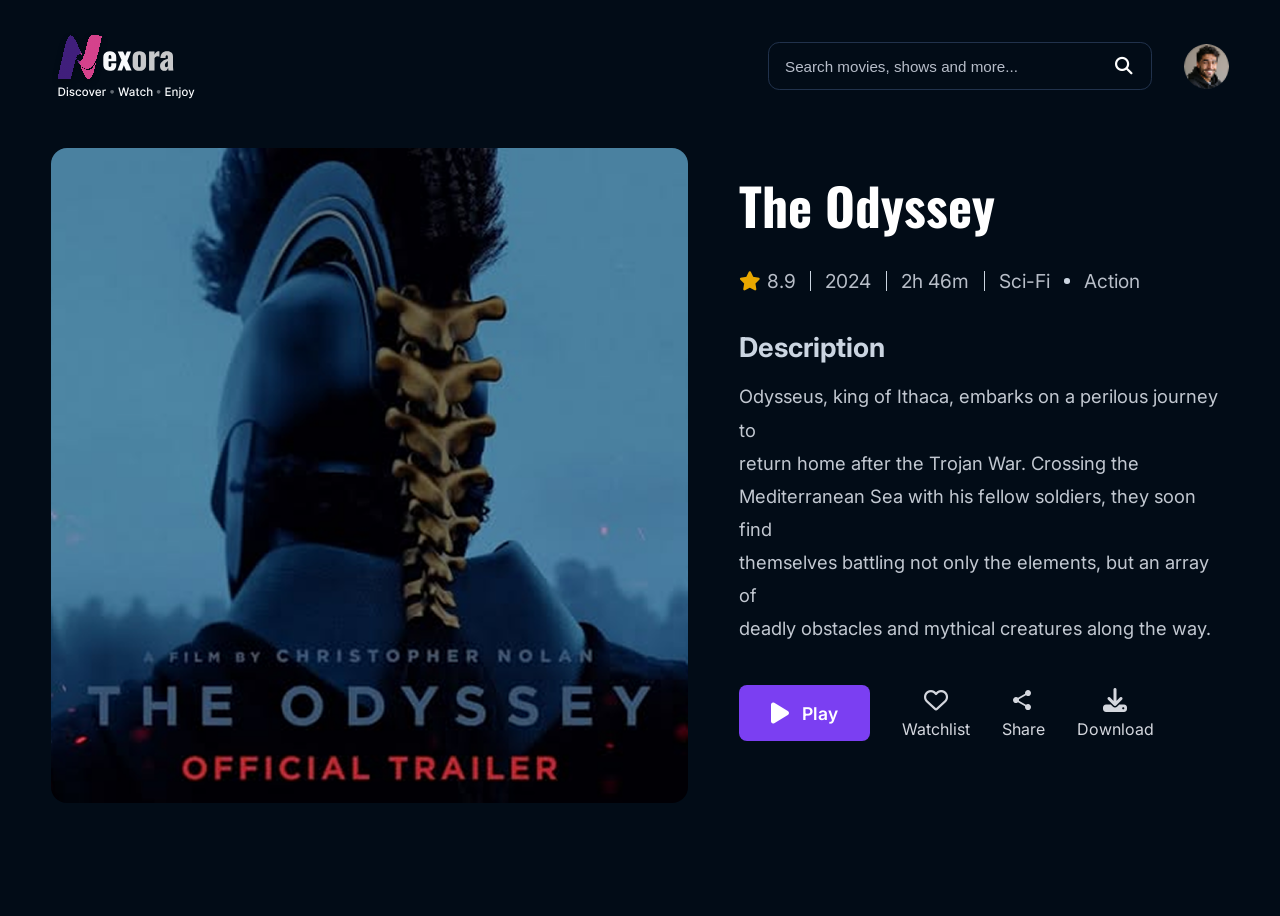
<file: movieDetails.html>
<!DOCTYPE html>
<html lang="en">
<head>
    <meta charset="UTF-8">
    <meta name="viewport" content="width=device-width, initial-scale=1.0">
    <!---EXTERNAL LINK-->
    <link rel="stylesheet" href="https://cdnjs.cloudflare.com/ajax/libs/font-awesome/6.7.2/css/all.min.css">
    <link href="https://fonts.googleapis.com/css2?family=Inter:wght@100..900&family=Oswald:wght@200..700&display=swap" rel="stylesheet">
    <!--INTERNAL LINKS-->
    <link rel="stylesheet" href="movieDetails.css">
    <title>Movie Details</title>
</head>
<body>
    <header>
        <div id="logo">
            <img src="assets/Logo.svg" alt="Nexora">
        </div>

        <div id="search-bar">
            <form role="search">
                <input 
                type="search"
                placeholder="Search movies, shows and more..."

                
                >

                <i class="fa-solid fa-magnifying-glass"></i>
            </form>

            <img src="assets/search%20photo.png" alt="Search-Photo">
        </div>
    </header>

    <!--HERO SECTION-->
    <section id="hero">
        <div id="heroDivs-wrapper">
            <div id="img-side">
                <img src="assets/The%20Odyssey.png" alt="Odyssey">
            </div>

            <!--Text Side-->
            <div id="text-side">
                <h3>The Odyssey</h3>

                <div id="ratings">
                    <p><span style="color: #E8A700;"><i class="fa-solid fa-star"></i>
                        </span>8.9
                    </p>
                    <div class="divider"></div>
                    <p>2024</p>
                    <div class="divider"></div>
                    <p>2h 46m</p>
                    <div class="divider"></div>
                    <p>Sci-Fi</p>
                    <div id="dot"></div>
                    <p>Action</p>
                </div>

                <div id="description">
                    <h4>Description</h4>
                    <p>
                        Odysseus, king of Ithaca, embarks on a perilous journey to <br>
                        return home after the Trojan War. Crossing the <br>
                        Mediterranean Sea with his fellow soldiers, they soon find <br>
                        themselves battling not only the elements, but an array of <br>
                        deadly obstacles and mythical creatures along the way.
                    </p>
                </div>

                <div id="icons-and-CTAs">
                    <a href="trailer.html">
                        <i class="fa-solid fa-play"></i>
                        Play
                    </a>

                    <a href="#">
                        <i class="fa-regular fa-heart"></i>
                        Watchlist
                    </a>
                    <a href="#">
                        <svg xmlns="http://www.w3.org/2000/svg" width="1em" height="1em" viewBox="0 0 24 24">
                            <path d="M0 0h24v24H0z" fill="none" />
                            <path fill="currentColor" d="M17 22q-1.25 0-2.125-.875T14 19q0-.15.075-.7L7.05 14.2q-.4.375-.925.588T5 15q-1.25 0-2.125-.875T2 12t.875-2.125T5 9q.6 0 1.125.213t.925.587l7.025-4.1q-.05-.175-.062-.337T14 5q0-1.25.875-2.125T17 2t2.125.875T20 5t-.875 2.125T17 8q-.6 0-1.125-.213T14.95 7.2l-7.025 4.1q.05.175.063.338T8 12t-.012.363t-.063.337l7.025 4.1q.4-.375.925-.587T17 16q1.25 0 2.125.875T20 19t-.875 2.125T17 22" />
                        </svg>
                        Share
                    </a>
                    <a href="#">
                        <i class="fa-solid fa-download"></i>
                        Download
                    </a>
                </div>
            </div>
        </div>
    </section>
</body>
</html>
</file>
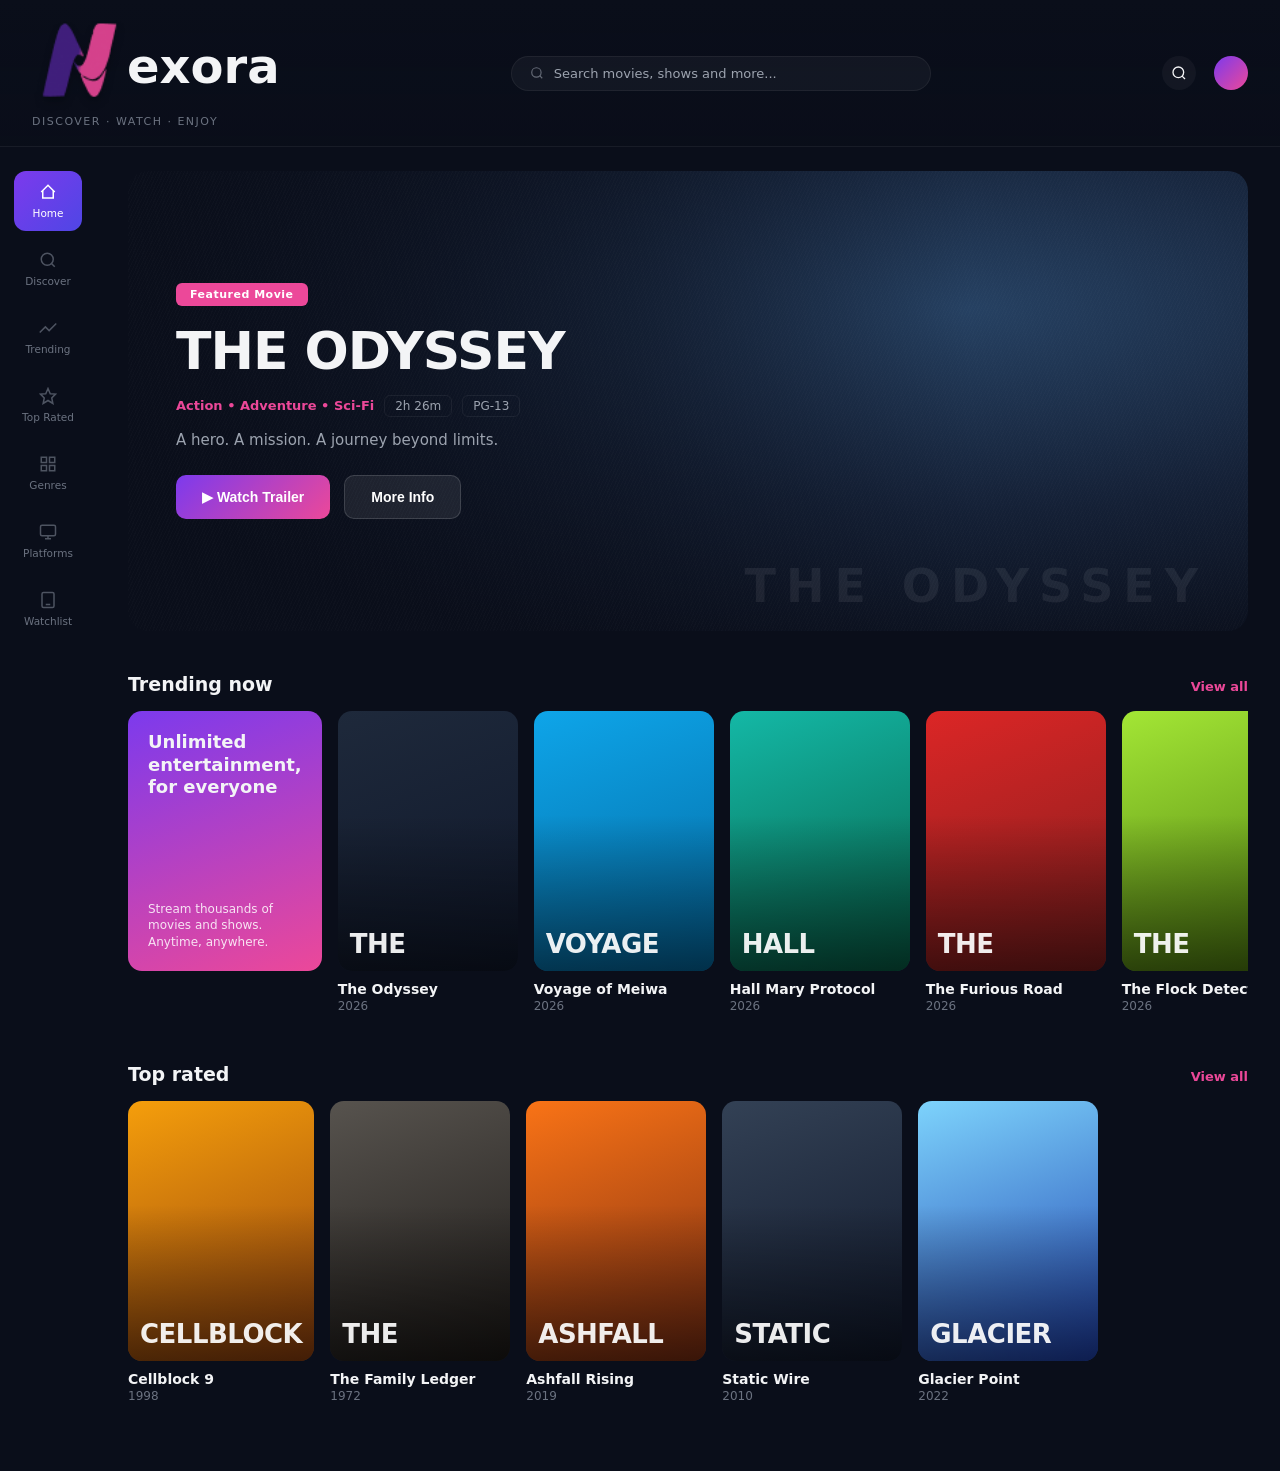
<file: NEXORA.html>
<!DOCTYPE html>
<html lang="en">
<head>
<meta charset="UTF-8">
<meta name="viewport" content="width=device-width, initial-scale=1.0">
<title>Nexora — Discover. Watch. Enjoy.</title>
 <link
      rel="icon"
      type="image/png"
      href="../images/Nexora-Logo (2).png"
      width="420"
      height="420"
    />
<style>
  :root{
    --bg: #0a0e1a;
    --panel: #0f1424;
    --sidebar: #0c1020;
    --accent-pink: #ec4899;
    --accent-purple: #7c3aed;
    --accent-blue: #3b82f6;
    --text: #f3f4f6;
    --text-dim: #9ca3af;
    --text-faint: #6b7280;
    --border: rgba(255,255,255,0.06);
  }
  *{box-sizing:border-box; margin:0; padding:0;}
  body{
    background: var(--bg);
    color: var(--text);
    font-family: 'Segoe UI', 'Inter', system-ui, -apple-system, sans-serif;
    min-height:100vh;
  }
  a{text-decoration:none; color:inherit;}

  /* ---------- Top Bar ---------- */
  .topbar{
    display:flex;
    align-items:center;
    justify-content:space-between;
    padding: 18px 32px;
    background: linear-gradient(180deg, rgba(10,14,26,1) 0%, rgba(10,14,26,0.85) 100%);
    position: sticky;
    top:0;
    z-index: 50;
    border-bottom: 1px solid var(--border);
  }
  .brand{
    display:flex;
    flex-direction:column;
    gap:2px;
  }
  .brand .logo{
    display:flex;
    align-items:center;
    gap:8px;
    font-size: 22px;
    font-weight: 800;
    letter-spacing: 0.5px;
  }
  .brand .logo .bolt{
    color: var(--accent-pink);
    font-size: 20px;
  }
  .brand-mark{
    display:flex;
    align-items:center;
    font-size:x-large;
  }
  .brand-mark img{
    width:95px;
    height:95px;
    object-fit:contain;
  }
  .brand .tagline{
    font-size: clamp(8px, 1.8vw, 11px);
    color: var(--text-faint);
    letter-spacing: 1.5px;
    text-transform: uppercase;
    max-width: 100%;
    white-space: nowrap;
  }
  .search-wrap{
    flex:1;
    display:flex;
    justify-content:center;
  }
  .search-box{
    width: 100%;
    max-width: 420px;
    display:flex;
    align-items:center;
    gap:10px;
    background: rgba(255,255,255,0.04);
    border: 1px solid var(--border);
    border-radius: 999px;
    padding: 9px 18px;
    color: var(--text-dim);
    font-size: 13px;
  }
  .search-box svg{ flex-shrink:0; opacity:0.6; }
  .topbar-right{
    display:flex;
    align-items:center;
    gap:18px;
  }
  .icon-btn{
    width:34px; height:34px;
    display:flex; align-items:center; justify-content:center;
    border-radius:50%;
    background: rgba(255,255,255,0.04);
    cursor:pointer;
  }
  .avatar{
    width:34px; height:34px;
    border-radius:50%;
    background: linear-gradient(135deg, var(--accent-purple), var(--accent-pink));
  }

  /* ---------- Layout ---------- */
  .layout{
    display:flex;
    align-items:flex-start;
  }
  
  /* ---------- Sidebar ---------- */
  .sidebar{
    width: 96px;
    padding: 24px 14px;
    display:flex;
    flex-direction:column;
    gap: 8px;
    flex-shrink:0;
  }
  .nav-item{
    display:flex;
    flex-direction:column;
    align-items:center;
    gap:6px;
    padding: 12px 6px;
    border-radius: 12px;
    font-size: 10.5px;
    color: var(--text-faint);
    cursor:pointer;
    transition: all 0.15s ease;
  }
  .nav-item svg{ opacity:0.7; }
  .nav-item:hover{ color: var(--text-dim); background: rgba(255,255,255,0.03); }
  .nav-item.active{
    background: linear-gradient(135deg, var(--accent-purple), #4f46e5);
    color: #fff;
  }
  .nav-item.active svg{ opacity:1; }

  /* ---------- Main content ---------- */
  .main{
    flex:1;
    padding: 24px 32px 60px;
    min-width:0;
  }

  /* ---------- Hero ---------- */
  .hero{
    position:relative;
    border-radius: 20px;
    overflow:hidden;
    min-height: 460px;
    display:flex;
    align-items:center;
    background:
      linear-gradient(90deg, rgba(10,14,26,0.97) 0%, rgba(10,14,26,0.55) 45%, rgba(10,14,26,0.15) 75%),
      radial-gradient(ellipse at 75% 30%, #2b4a6f 0%, #16233a 45%, #0a0e1a 80%);
  }
  .hero::after{
    content:"";
    position:absolute;
    inset:0;
    background: repeating-linear-gradient(115deg, rgba(255,255,255,0.015) 0px, rgba(255,255,255,0.015) 1px, transparent 1px, transparent 3px);
    pointer-events:none;
  }
  .hero-watermark{
    position:absolute;
    bottom: 18px;
    right: 40px;
    font-size: 46px;
    font-weight: 800;
    letter-spacing: 10px;
    color: rgba(255,255,255,0.07);
    pointer-events:none;
    text-transform:uppercase;
  }
  .hero-content{
    position:relative;
    z-index:2;
    padding: 40px 48px;
    max-width: 560px;
  }
  .badge{
    display:inline-block;
    background: var(--accent-pink);
    color:#fff;
    font-size: 11px;
    font-weight: 700;
    letter-spacing: 0.5px;
    padding: 5px 14px;
    border-radius: 6px;
    margin-bottom: 18px;
  }
  .hero-title{
    font-size: 52px;
    font-weight: 800;
    line-height: 1.05;
    letter-spacing: -1px;
    margin-bottom: 16px;
  }
  .hero-meta{
    display:flex;
    align-items:center;
    gap: 10px;
    font-size: 13px;
    color: var(--text-dim);
    margin-bottom: 14px;
    flex-wrap: wrap;
  }
  .hero-meta .genres{ color: var(--accent-pink); font-weight:600; }
  .pill{
    border: 1px solid var(--border);
    padding: 3px 10px;
    border-radius: 6px;
    font-size: 12px;
    color: var(--text-dim);
  }
  .hero-tagline{
    color: var(--text-dim);
    font-size: 15px;
    margin-bottom: 26px;
  }
  .hero-actions{
    display:flex;
    gap: 14px;
  }
  .btn{
    display:flex;
    align-items:center;
    gap: 8px;
    padding: 13px 26px;
    border-radius: 10px;
    font-size: 14px;
    font-weight: 700;
    cursor:pointer;
    border: none;
    transition: transform 0.15s ease, filter 0.15s ease;
  }
  .btn:hover{ transform: translateY(-1px); filter: brightness(1.08); }
  .btn-primary{
    background: linear-gradient(135deg, var(--accent-purple), var(--accent-pink));
    color: #fff;
  }
  .btn-secondary{
    background: rgba(255,255,255,0.08);
    color: #fff;
    border: 1px solid rgba(255,255,255,0.14);
  }

  /* ---------- Rows ---------- */
  .row-section{
    margin-top: 42px;
  }
  .row-header{
    display:flex;
    align-items:baseline;
    justify-content:space-between;
    margin-bottom: 16px;
  }
  .row-header h2{
    font-size: 19px;
    font-weight: 700;
  }
  .view-all{
    font-size: 13px;
    font-weight: 600;
    color: var(--accent-pink);
    cursor:pointer;
  }
  .row-scroll{
    display:flex;
    gap: 16px;
    overflow-x:auto;
    padding-bottom: 8px;
    scrollbar-width: thin;
  }
  .row-scroll::-webkit-scrollbar{ height:6px; }
  .row-scroll::-webkit-scrollbar-thumb{ background: rgba(255,255,255,0.1); border-radius:3px; }

  .promo-card{
    flex: 0 0 180px;
    height: 260px;
    border-radius: 14px;
    background: linear-gradient(160deg, var(--accent-purple), var(--accent-pink));
    padding: 20px;
    display:flex;
    flex-direction:column;
    justify-content:space-between;
  }
  .promo-card h3{
    font-size: 18px;
    font-weight: 800;
    line-height: 1.25;
  }
  .promo-card p{
    font-size: 12px;
    color: rgba(255,255,255,0.85);
    line-height: 1.4;
  }

  .card{
    flex: 0 0 180px;
    cursor:pointer;
  }
  .card-art{
    height: 260px;
    border-radius: 14px;
    overflow:hidden;
    position:relative;
    background-size: cover;
    background-position:center;
    display:flex;
    align-items:flex-end;
    transition: transform 0.2s ease;
  }
  .card:hover .card-art{ transform: translateY(-4px); }
  .card-art::before{
    content:"";
    position:absolute; inset:0;
    background: linear-gradient(180deg, transparent 40%, rgba(0,0,0,0.55) 100%);
  }
  .card-badge{
    position:relative; z-index:2;
    margin: 12px;
    font-size: 26px;
    font-weight: 900;
    letter-spacing: -0.5px;
    color: rgba(255,255,255,0.92);
    text-transform: uppercase;
  }
  .card-info{
    padding-top: 10px;
  }
  .card-info .t{
    font-size: 14px;
    font-weight: 700;
  }
  .card-info .y{
    font-size: 12px;
    color: var(--text-faint);
    margin-top: 2px;
  }

   @media (max-width: 900px){
    .sidebar{ display:none; }
    .hero-title{ font-size: 36px; }
    .search-wrap{ display:none; }
  }
    @media (max-width: 340px){
      .brand-mark{ font-size:medium; }
      .brand-mark img{ width:64px; height:64px; }
      .brand .tagline{ font-size: 8px; letter-spacing: 1px; }
    }
</style>
</head>
<body>

  <header class="topbar">
    <div class="brand">
      <div class="brand-mark">
        <img src="images/Nexora-Logo (2).png" alt="" width="95" height="95">
        <h1>exora</h1>
      </div>
      <div class="tagline">Discover · Watch · Enjoy</div>
    </div>
    <div class="search-wrap">
      <div class="search-box">
        <svg width="14" height="14" viewBox="0 0 24 24" fill="none" stroke="currentColor" stroke-width="2"><circle cx="11" cy="11" r="8"/><line x1="21" y1="21" x2="16.65" y2="16.65"/></svg>
        Search movies, shows and more...
      </div>
    </div>
    <div class="topbar-right">
      <div class="icon-btn">
        <svg width="16" height="16" viewBox="0 0 24 24" fill="none" stroke="currentColor" stroke-width="2"><circle cx="11" cy="11" r="8"/><line x1="21" y1="21" x2="16.65" y2="16.65"/></svg>
      </div>
      <div class="avatar"></div>
    </div>
  </header>

  <div class="layout">
    <nav class="sidebar">
      <div class="nav-item active">
        <svg width="18" height="18" viewBox="0 0 24 24" fill="none" stroke="currentColor" stroke-width="2"><path d="M3 12l9-9 9 9"/><path d="M5 10v10h14V10"/></svg>
        Home
      </div>
      <div class="nav-item">
        <svg width="18" height="18" viewBox="0 0 24 24" fill="none" stroke="currentColor" stroke-width="2"><circle cx="11" cy="11" r="8"/><line x1="21" y1="21" x2="16.65" y2="16.65"/></svg>
        Discover
      </div>
      <div class="nav-item">
        <svg width="18" height="18" viewBox="0 0 24 24" fill="none" stroke="currentColor" stroke-width="2"><polyline points="23 6 13.5 15.5 8.5 10.5 1 18"/></svg>
        Trending
      </div>
      <div class="nav-item">
        <svg width="18" height="18" viewBox="0 0 24 24" fill="none" stroke="currentColor" stroke-width="2"><polygon points="12 2 15 9 22 9.5 17 14.5 18.5 22 12 18 5.5 22 7 14.5 2 9.5 9 9 12 2"/></svg>
        Top Rated
      </div>
      <div class="nav-item">
        <svg width="18" height="18" viewBox="0 0 24 24" fill="none" stroke="currentColor" stroke-width="2"><rect x="3" y="3" width="7" height="7"/><rect x="14" y="3" width="7" height="7"/><rect x="14" y="14" width="7" height="7"/><rect x="3" y="14" width="7" height="7"/></svg>
        Genres
      </div>
      <div class="nav-item">
        <svg width="18" height="18" viewBox="0 0 24 24" fill="none" stroke="currentColor" stroke-width="2"><rect x="2" y="3" width="20" height="14" rx="2"/><line x1="8" y1="21" x2="16" y2="21"/><line x1="12" y1="17" x2="12" y2="21"/></svg>
        Platforms
      </div>
      <div class="nav-item">
        <svg width="18" height="18" viewBox="0 0 24 24" fill="none" stroke="currentColor" stroke-width="2"><rect x="4" y="2" width="16" height="20" rx="2"/><line x1="9" y1="18" x2="15" y2="18"/></svg>
        Watchlist
      </div>
    </nav>

    <main class="main">
      <!-- HERO -->
      <section class="hero">
        <div class="hero-watermark">the odyssey</div>
        <div class="hero-content">
          <span class="badge">Featured Movie</span>
          <h1 class="hero-title">THE ODYSSEY</h1>
          <div class="hero-meta">
            <span class="genres">Action • Adventure • Sci-Fi</span>
            <span class="pill">2h 26m</span>
            <span class="pill">PG-13</span>
          </div>
          <p class="hero-tagline">A hero. A mission. A journey beyond limits.</p>
          <div class="hero-actions">
            <button class="btn btn-primary">▶ Watch Trailer</button>
            <button class="btn btn-secondary">More Info</button>
          </div>
        </div>
      </section>

      <!-- TRENDING -->
      <section class="row-section">
        <div class="row-header">
          <h2>Trending now</h2>
          <span class="view-all">View all</span>
        </div>
        <div class="row-scroll" id="trending-row"></div>
      </section>

      <!-- TOPRATED -->
      <section class="row-section">
        <div class="row-header">
          <h2>Top rated</h2>
          <span class="view-all">View all</span>
        </div>
        <div class="row-scroll" id="toprated-row"></div>
      </section>
    </main>
  </div>

  <script>
    const trending = [
      { title: "The Odyssey", year: 2026, gradient: "linear-gradient(160deg,#1e293b,#0f172a)" },
      { title: "Voyage of Meiwa", year: 2026, gradient: "linear-gradient(160deg,#0ea5e9,#0369a1)" },
      { title: "Hall Mary Protocol", year: 2026, gradient: "linear-gradient(160deg,#14b8a6,#065f46)" },
      { title: "The Furious Road", year: 2026, gradient: "linear-gradient(160deg,#dc2626,#7f1d1d)" },
      { title: "The Flock Detectives", year: 2026, gradient: "linear-gradient(160deg,#a3e635,#4d7c0f)" },
    ];
    const topRated = [
      { title: "Cellblock 9", year: 1998, gradient: "linear-gradient(160deg,#f59e0b,#92400e)" },
      { title: "The Family Ledger", year: 1972, gradient: "linear-gradient(160deg,#57534e,#1c1917)" },
      { title: "Ashfall Rising", year: 2019, gradient: "linear-gradient(160deg,#f97316,#7c2d12)" },
      { title: "Static Wire", year: 2010, gradient: "linear-gradient(160deg,#334155,#0f172a)" },
      { title: "Glacier Point", year: 2022, gradient: "linear-gradient(160deg,#7dd3fc,#1e40af)" },
    ];

    function renderRow(containerId, items, promo){
      const el = document.getElementById(containerId);
      let html = "";
      if(promo){
        html += `<div class="promo-card">
          <h3>Unlimited entertainment, for everyone</h3>
          <p>Stream thousands of movies and shows. Anytime, anywhere.</p>
        </div>`;
      }
      items.forEach(item => {
        html += `
          <div class="card">
            <div class="card-art" style="background:${item.gradient}">
              <div class="card-badge">${item.title.split(" ")[0]}</div>
            </div>
            <div class="card-info">
              <div class="t">${item.title}</div>
              <div class="y">${item.year}</div>
            </div>
          </div>`;
      });
      el.innerHTML = html;
    }

    renderRow("trending-row", trending, true);
    renderRow("toprated-row", topRated, false);
  </script>

</body>
</html>
</file>
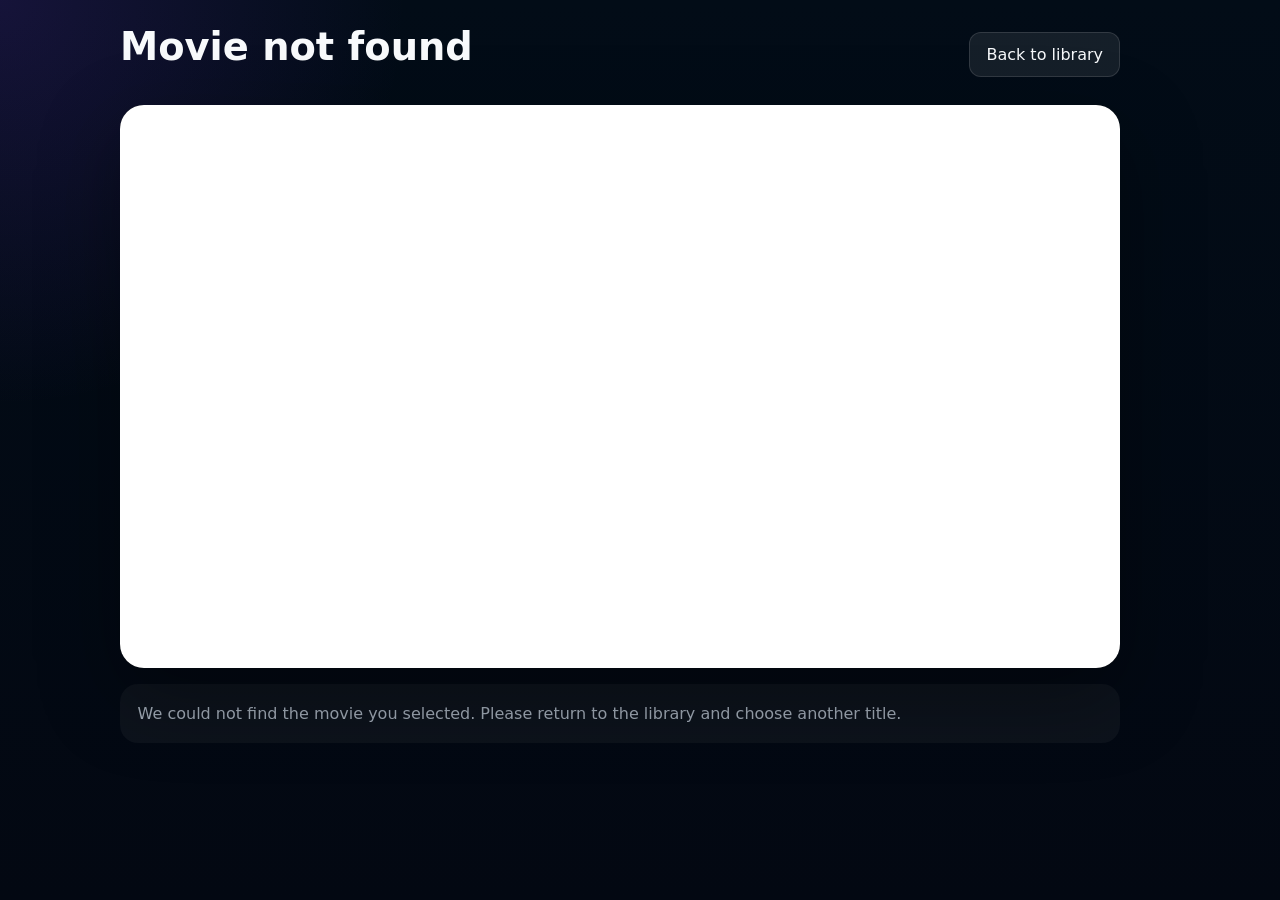
<file: player.html>
<!doctype html>
<html lang="en">
  <head>
    <meta charset="UTF-8" />
    <meta name="viewport" content="width=device-width, initial-scale=1.0" />
    <title>Nexora Player</title>
    <link
      rel="icon"
      type="image/png"
      href="images/Nexora-Logo.png"
      width="420"
      height="420"
    />
    <link rel="stylesheet" href="platforms.css" />
    <style>
      body {
        margin: 0;
        padding: 1.5rem;
      }

      .player-shell {
        max-width: 1000px;
        margin: 0 auto;
      }

      .player-header {
        display: flex;
        justify-content: space-between;
        align-items: center;
        gap: 1rem;
        margin-bottom: 1.25rem;
      }

      .player-title {
        font-size: clamp(1.8rem, 3vw, 2.4rem);
        font-weight: 700;
        margin: 0;
      }

      .player-meta {
        color: var(--muted);
        margin-top: 0.35rem;
      }

      .player-back {
        padding: 0.75rem 1rem;
        border-radius: 12px;
        background-color: rgba(255, 255, 255, 0.08);
        border: 1px solid rgba(255, 255, 255, 0.12);
        color: var(--text);
        text-decoration: none;
        transition: transform 0.2s ease, background-color 0.2s ease;
      }

      .player-back:hover {
        background-color: rgba(255, 255, 255, 0.12);
        transform: translateY(-1px);
      }

      html,
      body {
        min-height: 100%;
      }

      .player-video {
        width: 100%;
        aspect-ratio: 16 / 9;
        min-height: 280px;
        border-radius: 24px;
        overflow: hidden;
        background-color: #000;
        box-shadow: 0 28px 80px rgba(0, 0, 0, 0.35);
        position: relative;
      }

      .player-video iframe {
        position: absolute;
        inset: 0;
        width: 100%;
        height: 100%;
        border: 0;
      }

      .player-video:fullscreen,
      .player-video:-webkit-full-screen,
      .player-video:-moz-full-screen {
        position: fixed;
        top: 0;
        left: 0;
        width: 100vw;
        height: 100vh;
        padding-top: 0;
        border-radius: 0;
        z-index: 9999;
      }

      .player-video iframe:fullscreen,
      .player-video iframe:-webkit-full-screen,
      .player-video iframe:-moz-full-screen {
        width: 100vw;
        height: 100vh;
      }

      @media (max-width: 620px) {
        body {
          padding: 0.75rem 0.5rem 1rem;
        }

        .player-shell {
          max-width: 100%;
          padding: 0;
        }

        .player-header {
          flex-direction: column;
          align-items: flex-start;
          gap: 0.75rem;
          margin-bottom: 1rem;
        }

        .player-title {
          font-size: 1.7rem;
        }

        .player-video {
          padding-top: 80%;
          border-radius: 16px;
          box-shadow: 0 22px 60px rgba(0, 0, 0, 0.3);
        }

        .player-description {
          padding: 1rem;
        }
      }

      .player-description {
        margin-top: 1rem;
        padding: 1rem 1.1rem;
        border-radius: 18px;
        background-color: rgba(255, 255, 255, 0.04);
      }

      .player-description p {
        margin: 0;
        color: var(--muted);
        line-height: 1.7;
      }

      .player-footer {
        margin-top: 1rem;
        display: flex;
        justify-content: space-between;
        flex-wrap: wrap;
        gap: 1rem;
      }
    </style>
  </head>
  <body>
    <div class="player-shell">
      <div class="player-header">
        <div>
          <h1 class="player-title" id="playerTitle">Loading...</h1>
          <p class="player-meta" id="playerMeta"></p>
        </div>
        <a href="platforms.html" class="player-back">Back to library</a>
      </div>

      <div class="player-video">
        <iframe
          id="moviePlayer"
          src=""
          title="Movie trailer player"
          allow="accelerometer; autoplay; clipboard-write; encrypted-media; gyroscope; picture-in-picture"
          allowfullscreen
        ></iframe>
      </div>

      <div class="player-description">
        <p id="playerDescription">
          Select a movie from the library to watch it here.
        </p>
      </div>

      <div class="player-footer">
        <div id="playerMore"></div>
      </div>
    </div>

    <script src="player.js"></script>
  </body>
</html>
</file>
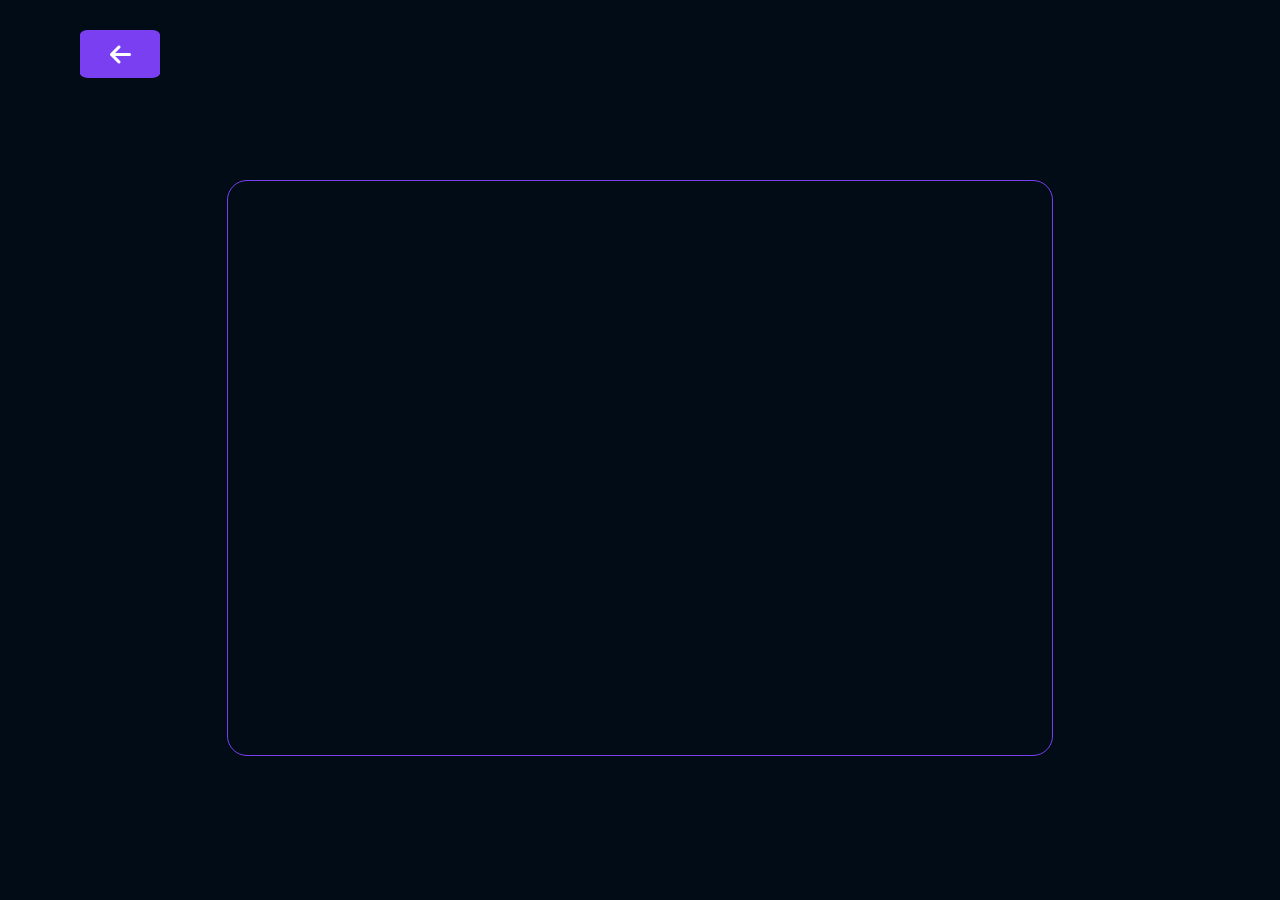
<file: trailer.html>
<!DOCTYPE html>
<html lang="en">
<head>
    <meta charset="UTF-8">
    <meta name="viewport" content="width=device-width, initial-scale=1.0">
    <!---EXTERNAL LINK-->
    <link rel="stylesheet" href="https://cdnjs.cloudflare.com/ajax/libs/font-awesome/6.7.2/css/all.min.css">
    <link href="https://fonts.googleapis.com/css2?family=Inter:wght@100..900&family=Oswald:wght@200..700&display=swap" rel="stylesheet">
    <!--INTERNAL LINK-->
    
    <title>The Odyssey</title>

    <style>
        *{
            margin: 0;
            padding: 0;
            box-sizing: border-box;
        }

        body {
            background-color: #020C17;
            margin: 0px 50px 0px 50px;
        }

        header {
            padding: 30px;
        }

        a {
            display: flex;
            justify-content: center;
            align-items: center;
            text-decoration: none;
            font-size: 1.5rem;
            font-weight: 700;
            font-family: 'Oswald' sans-serif;
            background-color: #7B3FF2;
            color: #FFF;
            width: 5rem;
            height: 3rem;
            border-radius: 10%;
        }

        a:hover {
            background: #8d58f4;
        }

        section {
            display: flex;
            justify-content: center;
            align-items: center;
            height: 80vh;
        }

        div {
            width: 70%;
            height: 80%;
            border-radius: 20px;
            /* border: 1px solid #7B3FF2; */
        }

        iframe {
            width: 100%;
            height: 100%;
            border: 1px solid #7B3FF2;
            border-radius: 20px;
        }

    </style>
</head>
<body>
    <header>
        <a href="movieDetails.html">
            <i class="fa-solid fa-arrow-left"></i>
        </a>
    </header>

    <section>
        <div id="parent-div">
            <iframe
                src="https://www.youtube.com/embed/Mzw2ttJD2qQ" 
                frameborder="50rem"
                allow="autoplay; picture-in-picture; gyroscope"
                allowfullscreen
            ></iframe>
        </div>
    </section>
</body>
</html>
</file>
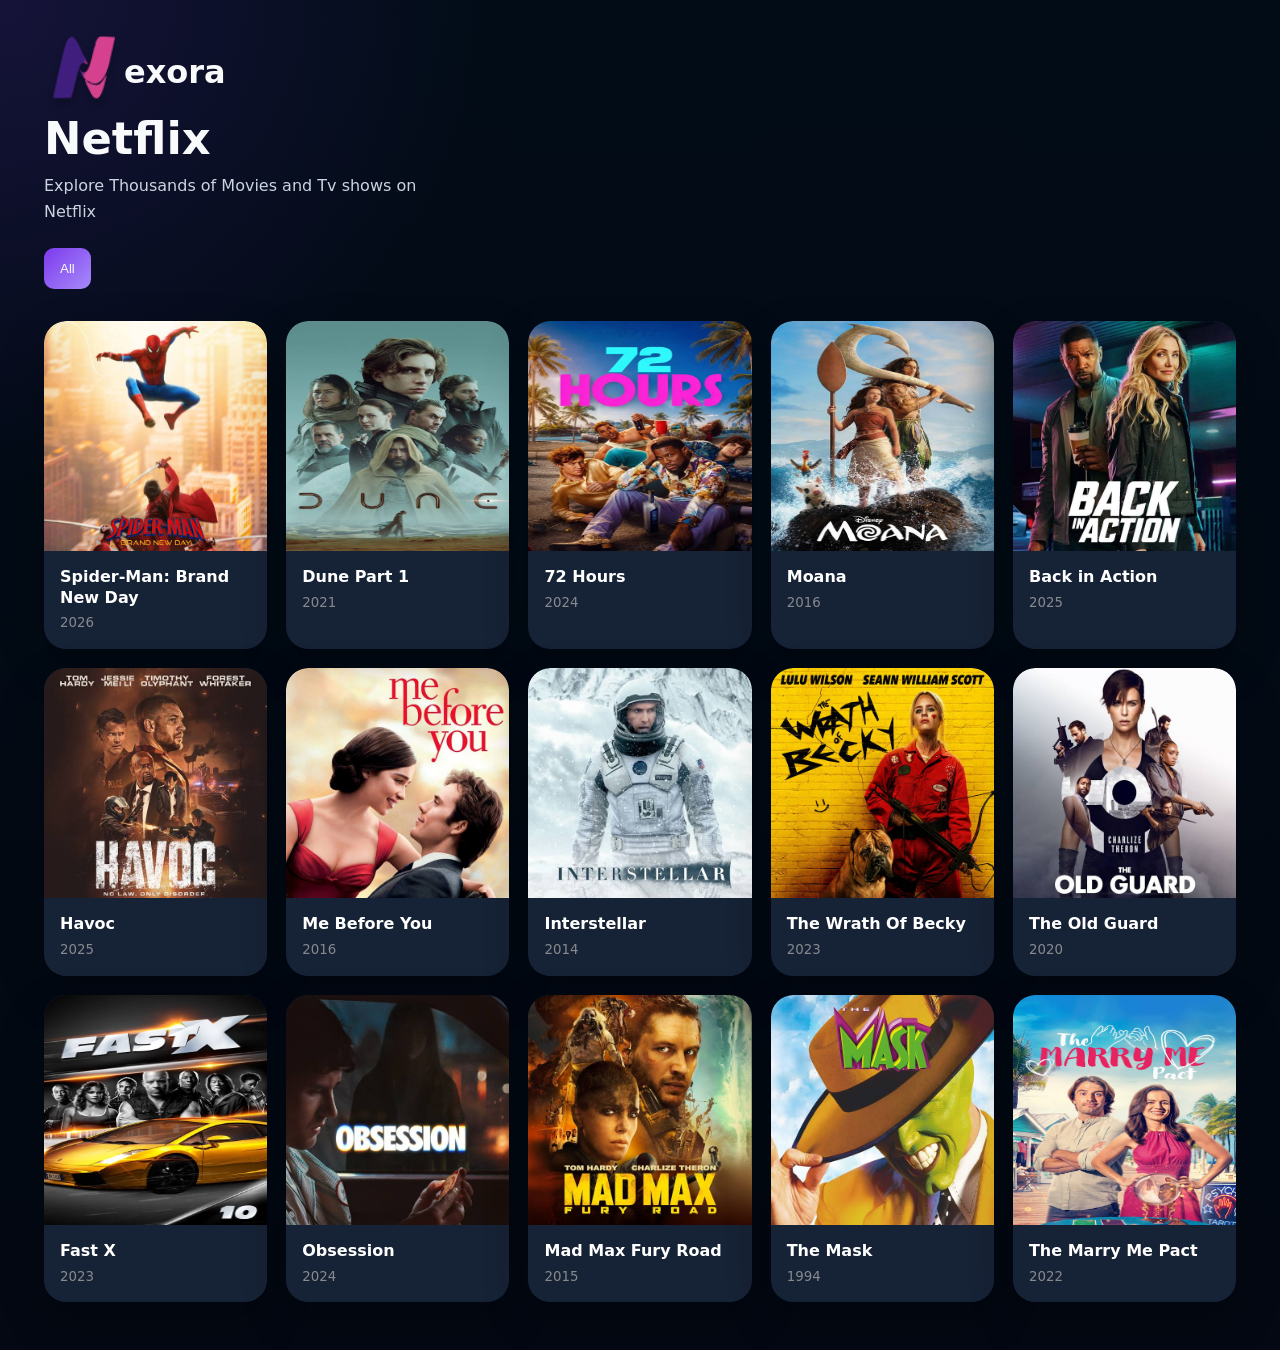
<file: HTML/netflix.html>
<!doctype html>
<html lang="en">
  <head>
    <meta charset="UTF-8" />
    <meta name="viewport" content="width=device-width, initial-scale=1.0" />
    <title>Nexora</title>
    <link
      rel="icon"
      type="image/png"
      href="../images/Nexora-Logo (2).png"
      width="420"
      height="420"
    />
    <link rel="stylesheet" href="../CSS/platforms.css" />
    <style>
      .logo{
        display: flex;
        width: 80px;
        height: 80px;
        flex-direction: row;
      }
      .logo-2{
        width: 80px;
        height: 150px;
        font-weight: 800;
        font-size: xx-large;
        
      }
    </style>
  </head>
  <body>
    <div class="logo">
      <img src="../images/Nexora-Logo (2).png" alt="Nexora Logo" class="logo-1" />
      <h1 class="logo-2">exora</h1>
    </div>
    <h1 id="title">Netflix</h1>
    <div>
      <h1 id="subtitle">
        Explore Thousands of Movies and Tv shows on <br />
        Netflix
      </h1>
    </div>
    <div id="toggle">
      <button id="all">All</button>
    </div>

    <div class="content-row">
      <div class="content-card">
        <a href="player.html?movie=spiderman-brand-new-day" class="movie-link">
          <figure class="movie-figure">
            <img class="movie-image" src="../images/SBND.jpg" alt="Spider-Man: Brand New Day poster" />
            <figcaption class="movie-caption">
              <span class="movie-title">Spider-Man: Brand New Day</span>
              <small class="movie-year">2026</small>
            </figcaption>
          </figure>
        </a>
      </div>
      <div class="content-card">
        <a href="player.html?movie=dune-part-1" class="movie-link">
          <figure class="movie-figure">
            <img class="movie-image" src="../images/Dune.jpg" alt="Dune poster" />
            <figcaption class="movie-caption">
              <span class="movie-title">Dune Part 1</span>
              <small class="movie-year">2021</small>
            </figcaption>
          </figure>
        </a>
      </div>
      <div class="content-card">
        <a href="player.html?movie=72-hours" class="movie-link">
          <figure class="movie-figure">
            <img class="movie-image" src="../images/72 Hours.jpg" alt="72 Hours poster" />
            <figcaption class="movie-caption">
              <span class="movie-title">72 Hours</span>
              <small class="movie-year">2024</small>
            </figcaption>
          </figure>
        </a>
      </div>
      <div class="content-card">
        <a href="player.html?movie=moana" class="movie-link">
          <figure class="movie-figure">
            <img class="movie-image" src="../images/moana.jpg" alt="Moana poster" />
            <figcaption class="movie-caption">
              <span class="movie-title">Moana</span>
              <small class="movie-year">2016</small>
            </figcaption>
          </figure>
        </a>
      </div>
      <div class="content-card">
        <a href="player.html?movie=back-in-action" class="movie-link">
          <figure class="movie-figure">
            <img class="movie-image" src="../images/Back in action.jpg" alt="Back in Action poster" />
            <figcaption class="movie-caption">
              <span class="movie-title">Back in Action</span>
              <small class="movie-year">2025</small>
            </figcaption>
          </figure>
        </a>
      </div>
      <div class="content-card">
        <a href="player.html?movie=havoc" class="movie-link">
          <figure class="movie-figure">
            <img class="movie-image" src="../images/Havoc.jpg" alt="Havoc poster" />
            <figcaption class="movie-caption">
              <span class="movie-title">Havoc</span>
              <small class="movie-year">2025</small>
            </figcaption>
          </figure>
        </a>
      </div>
      <div class="content-card">
        <a href="player.html?movie=me-before-you" class="movie-link">
          <figure class="movie-figure">
            <img class="movie-image" src="../images/Me before You.jpg" alt="Me Before You poster" />
            <figcaption class="movie-caption">
              <span class="movie-title">Me Before You</span>
              <small class="movie-year">2016</small>
            </figcaption>
          </figure>
        </a>
      </div>
      <div class="content-card">
        <a href="player.html?movie=interstellar" class="movie-link">
          <figure class="movie-figure">
            <img class="movie-image" src="../images/Interstellar.jpg" alt="Interstellar poster" />
            <figcaption class="movie-caption">
              <span class="movie-title">Interstellar</span>
              <small class="movie-year">2014</small>
            </figcaption>
          </figure>
        </a>
      </div>
      <div class="content-card">
        <a href="player.html?movie=the-wrath-of-becky" class="movie-link">
          <figure class="movie-figure">
            <img class="movie-image" src="../images/The wrath of becky 2023.jpg" alt="The Wrath Of Becky poster" />
            <figcaption class="movie-caption">
              <span class="movie-title">The Wrath Of Becky</span>
              <small class="movie-year">2023</small>
            </figcaption>
          </figure>
        </a>
      </div>
      <div class="content-card">
        <a href="player.html?movie=the-old-guard" class="movie-link">
          <figure class="movie-figure">
            <img class="movie-image" src="../images/The Old Guard.jpg" alt="The Old Guard poster" />
            <figcaption class="movie-caption">
              <span class="movie-title">The Old Guard</span>
              <small class="movie-year">2020</small>
            </figcaption>
          </figure>
        </a>
      </div>
      <div class="content-card">
        <a href="player.html?movie=fast-x" class="movie-link">
          <figure class="movie-figure">
            <img class="movie-image" src="../images/FastX.jpg" alt="Fast X poster" />
            <figcaption class="movie-caption">
              <span class="movie-title">Fast X</span>
              <small class="movie-year">2023</small>
            </figcaption>
          </figure>
        </a>
      </div>
      <div class="content-card">
        <a href="player.html?movie=obsession" class="movie-link">
          <figure class="movie-figure">
            <img class="movie-image" src="../images/Obession 2026.jpg" alt="Obsession poster" />
            <figcaption class="movie-caption">
              <span class="movie-title">Obsession</span>
              <small class="movie-year">2024</small>
            </figcaption>
          </figure>
        </a>
      </div>
      <div class="content-card">
        <a href="player.html?movie=mad-max-fury-road" class="movie-link">
          <figure class="movie-figure">
            <img class="movie-image" src="../images/Mad-Max-2014.jpg" alt="Mad Max Fury Road poster" />
            <figcaption class="movie-caption">
              <span class="movie-title">Mad Max Fury Road</span>
              <small class="movie-year">2015</small>
            </figcaption>
          </figure>
        </a>
      </div>
      <div class="content-card">
        <a href="player.html?movie=the-mask" class="movie-link">
          <figure class="movie-figure">
            <img class="movie-image" src="../images/The Mask.jpg" alt="The Mask poster" />
            <figcaption class="movie-caption">
              <span class="movie-title">The Mask</span>
              <small class="movie-year">1994</small>
            </figcaption>
          </figure>
        </a>
      </div>
      <div class="content-card">
        <a href="player.html?movie=the-marry-me-pact" class="movie-link">
          <figure class="movie-figure">
            <img class="movie-image" src="../images/The Marry Me Pact.jpg" alt="The Marry Me Pact poster" />
            <figcaption class="movie-caption">
              <span class="movie-title">The Marry Me Pact</span>
              <small class="movie-year">2022</small>
            </figcaption>
          </figure>
        </a>
      </div>
    </div>

  </body>
</html>
</file>
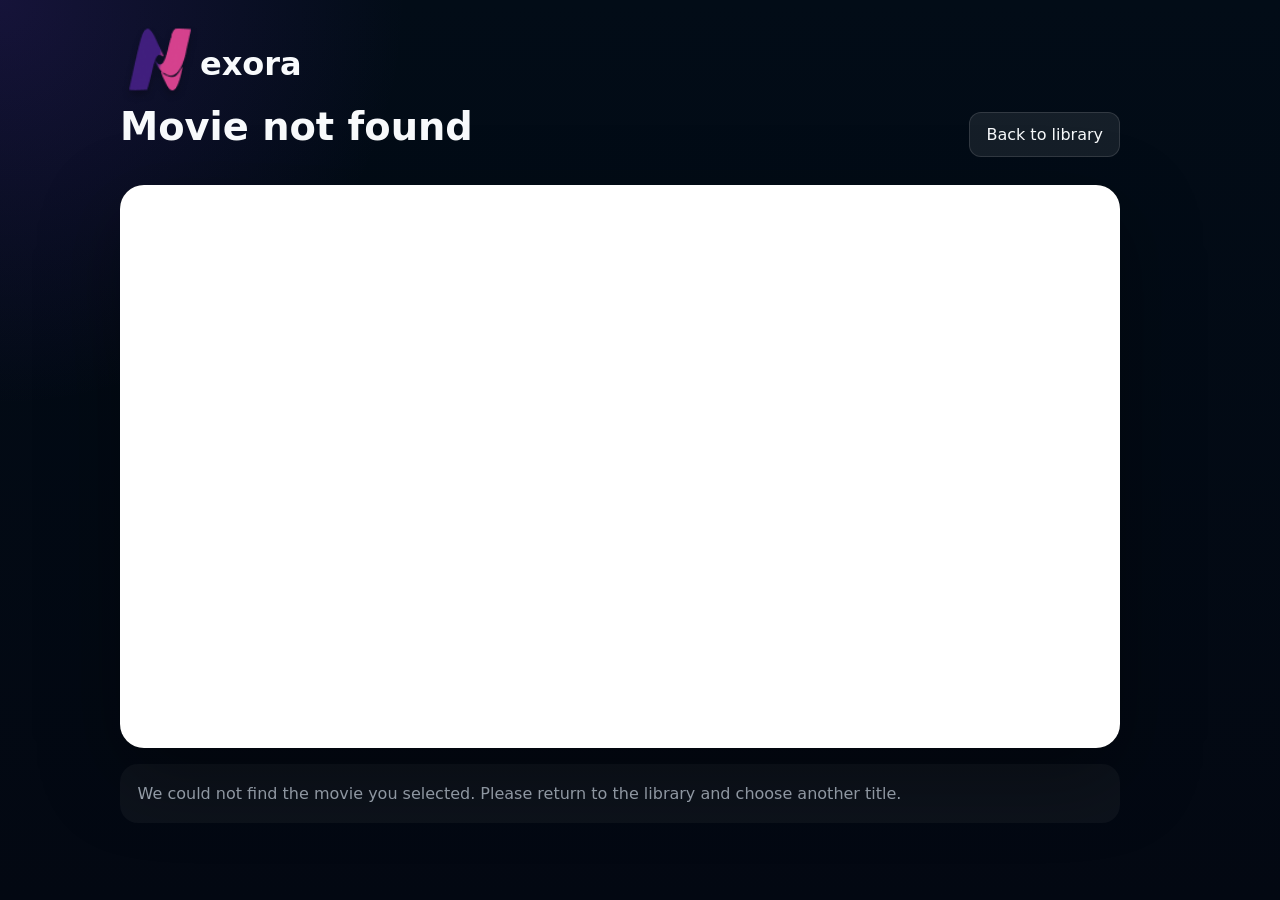
<file: HTML/player.html>
<!doctype html>
<html lang="en">
  <head>
    <meta charset="UTF-8" />
    <meta name="viewport" content="width=device-width, initial-scale=1.0" />
    <title>Nexora Player</title>
    <link
      rel="icon"
      type="image/png"
      href="../images/Nexora-Logo (2).png"
      width="420"
      height="420"
    />
    <link rel="stylesheet" href="../CSS/platforms.css" />
    <style>
      body {
        margin: 0;
        padding: 1.5rem;
      }

      .player-shell {
        max-width: 1000px;
        margin: 0 auto;
      }

      .player-header {
        display: flex;
        justify-content: space-between;
        align-items: center;
        gap: 1rem;
        margin-bottom: 1.25rem;
      }

      .player-title {
        font-size: clamp(1.8rem, 3vw, 2.4rem);
        font-weight: 700;
        margin: 0;
      }

      .player-meta {
        color: var(--muted);
        margin-top: 0.35rem;
      }

      .player-back {
        padding: 0.75rem 1rem;
        border-radius: 12px;
        background-color: rgba(255, 255, 255, 0.08);
        border: 1px solid rgba(255, 255, 255, 0.12);
        color: var(--text);
        text-decoration: none;
        transition: transform 0.2s ease, background-color 0.2s ease;
      }

      .player-back:hover {
        background-color: rgba(255, 255, 255, 0.12);
        transform: translateY(-1px);
      }

      html,
      body {
        min-height: 100%;
      }

      .player-video {
        width: 100%;
        aspect-ratio: 16 / 9;
        min-height: 280px;
        border-radius: 24px;
        overflow: hidden;
        background-color: #000;
        box-shadow: 0 28px 80px rgba(0, 0, 0, 0.35);
        position: relative;
      }

      .player-video iframe {
        position: absolute;
        inset: 0;
        width: 100%;
        height: 100%;
        border: 0;
      }

      .player-video:fullscreen,
      .player-video:-webkit-full-screen,
      .player-video:-moz-full-screen {
        position: fixed;
        top: 0;
        left: 0;
        width: 100vw;
        height: 100vh;
        padding-top: 0;
        border-radius: 0;
        z-index: 9999;
      }

      .player-video iframe:fullscreen,
      .player-video iframe:-webkit-full-screen,
      .player-video iframe:-moz-full-screen {
        width: 100vw;
        height: 100vh;
      }

      @media (max-width: 620px) {
        body {
          padding: 0.75rem 0.5rem 1rem;
        }

        .player-shell {
          max-width: 100%;
          padding: 0;
        }

        .player-header {
          flex-direction: column;
          align-items: flex-start;
          gap: 0.75rem;
          margin-bottom: 1rem;
        }

        .player-title {
          font-size: 1.7rem;
        }

        .player-video {
          padding-top: 80%;
          border-radius: 16px;
          box-shadow: 0 22px 60px rgba(0, 0, 0, 0.3);
        }

        .player-description {
          padding: 1rem;
        }
      }

      .player-description {
        margin-top: 1rem;
        padding: 1rem 1.1rem;
        border-radius: 18px;
        background-color: rgba(255, 255, 255, 0.04);
      }

      .player-description p {
        margin: 0;
        color: var(--muted);
        line-height: 1.7;
      }

      .player-footer {
        margin-top: 1rem;
        display: flex;
        justify-content: space-between;
        flex-wrap: wrap;
        gap: 1rem;
      }
    </style>
    <style>
      .logo{
        display: flex;
        width: 80px;
        height: 80px;
        flex-direction: row;
      }
      .logo-2{
        width: 80px;
        height: 150px;
        font-weight: 800;
        font-size: xx-large;
        
      }
    </style>
  </head>
  <body>
    <div class="player-shell">
      <div class="logo">
      <img src="../images/Nexora-Logo (2).png" alt="Nexora Logo" class="logo-1" />
      <h1 class="logo-2">exora</h1>
    </div>
      <div class="player-header">
        <div>
          <h1 class="player-title" id="playerTitle">Loading...</h1>
          <p class="player-meta" id="playerMeta"></p>
        </div>
        <a href="../HTML/platforms.html" class="player-back">Back to library</a>
      </div>

      <div class="player-video">
        <iframe
          id="moviePlayer"
          src=""
          title="Movie trailer player"
          allow="accelerometer; autoplay; clipboard-write; encrypted-media; gyroscope; picture-in-picture"
          allowfullscreen
        ></iframe>
      </div>

      <div class="player-description">
        <p id="playerDescription">
          Select a movie from the library to watch it here.
        </p>
      </div>

      <div class="player-footer">
        <div id="playerMore"></div>
      </div>
    </div>

    <script src="../Javascript/player.js"></script>
  </body>
</html>
</file>
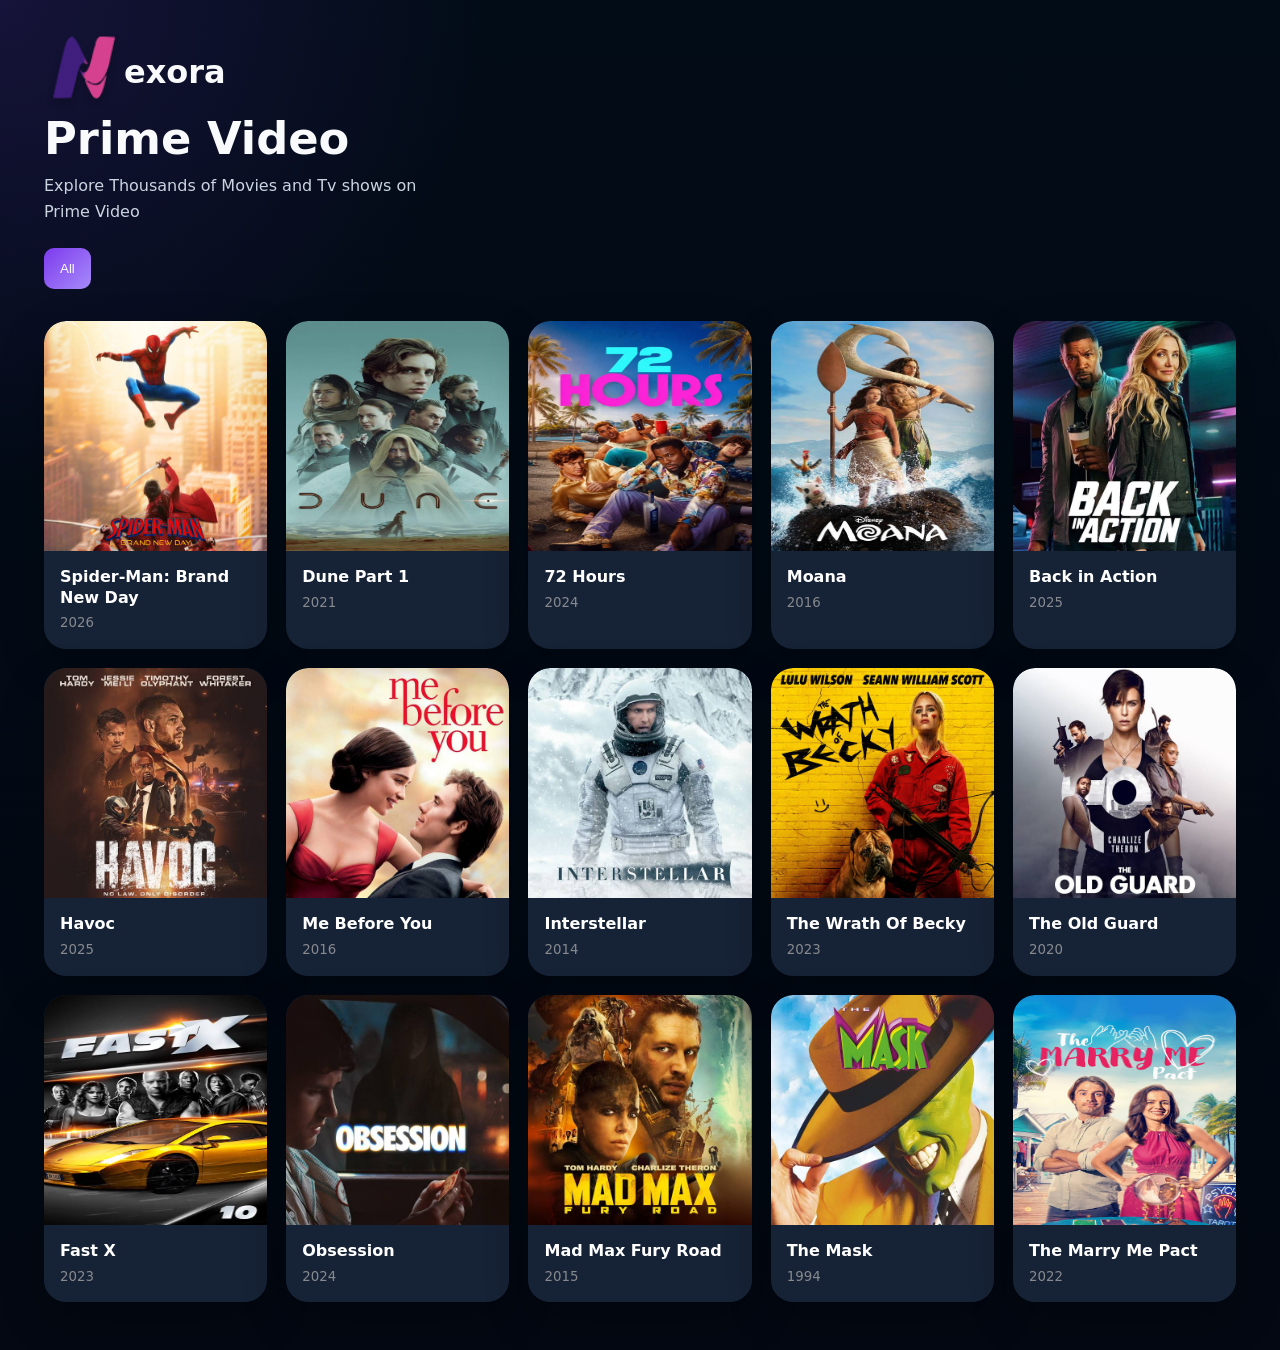
<file: HTML/prime-video.html>
<!doctype html>
<html lang="en">
  <head>
    <meta charset="UTF-8" />
    <meta name="viewport" content="width=device-width, initial-scale=1.0" />
    <title>Nexora</title>
    <link
      rel="icon"
      type="image/png"
      href="../images/Nexora-Logo (2).png"
      width="420"
      height="420"
    />
    <link rel="stylesheet" href="../CSS/platforms.css" />
    <style>
      .logo{
        display: flex;
        width: 80px;
        height: 80px;
        flex-direction: row;
      }
      .logo-2{
        width: 80px;
        height: 150px;
        font-weight: 800;
        font-size: xx-large;
        
      }
    </style>
  </head>
  <body>
    <div class="logo">
      <img src="../images/Nexora-Logo (2).png" alt="Nexora Logo" class="logo-1" />
      <h1 class="logo-2">exora</h1>
    </div>
    <h1 id="title">Prime Video</h1>
    <div>
      <h1 id="subtitle">
        Explore Thousands of Movies and Tv shows on <br />
       Prime Video
      </h1>
    </div>
    <div id="toggle">
      <button id="all">All</button>
    </div>

    <div class="content-row">
      <div class="content-card">
        <a href="player.html?movie=spiderman-brand-new-day" class="movie-link">
          <figure class="movie-figure">
            <img class="movie-image" src="../images/SBND.jpg" alt="Spider-Man: Brand New Day poster" />
            <figcaption class="movie-caption">
              <span class="movie-title">Spider-Man: Brand New Day</span>
              <small class="movie-year">2026</small>
            </figcaption>
          </figure>
        </a>
      </div>
      <div class="content-card">
        <a href="player.html?movie=dune-part-1" class="movie-link">
          <figure class="movie-figure">
            <img class="movie-image" src="../images/Dune.jpg" alt="Dune poster" />
            <figcaption class="movie-caption">
              <span class="movie-title">Dune Part 1</span>
              <small class="movie-year">2021</small>
            </figcaption>
          </figure>
        </a>
      </div>
      <div class="content-card">
        <a href="player.html?movie=72-hours" class="movie-link">
          <figure class="movie-figure">
            <img class="movie-image" src="../images/72 Hours.jpg" alt="72 Hours poster" />
            <figcaption class="movie-caption">
              <span class="movie-title">72 Hours</span>
              <small class="movie-year">2024</small>
            </figcaption>
          </figure>
        </a>
      </div>
      <div class="content-card">
        <a href="player.html?movie=moana" class="movie-link">
          <figure class="movie-figure">
            <img class="movie-image" src="../images/moana.jpg" alt="Moana poster" />
            <figcaption class="movie-caption">
              <span class="movie-title">Moana</span>
              <small class="movie-year">2016</small>
            </figcaption>
          </figure>
        </a>
      </div>
      <div class="content-card">
        <a href="player.html?movie=back-in-action" class="movie-link">
          <figure class="movie-figure">
            <img class="movie-image" src="../images/Back in action.jpg" alt="Back in Action poster" />
            <figcaption class="movie-caption">
              <span class="movie-title">Back in Action</span>
              <small class="movie-year">2025</small>
            </figcaption>
          </figure>
        </a>
      </div>
      <div class="content-card">
        <a href="player.html?movie=havoc" class="movie-link">
          <figure class="movie-figure">
            <img class="movie-image" src="../images/Havoc.jpg" alt="Havoc poster" />
            <figcaption class="movie-caption">
              <span class="movie-title">Havoc</span>
              <small class="movie-year">2025</small>
            </figcaption>
          </figure>
        </a>
      </div>
      <div class="content-card">
        <a href="player.html?movie=me-before-you" class="movie-link">
          <figure class="movie-figure">
            <img class="movie-image" src="../images/Me before You.jpg" alt="Me Before You poster" />
            <figcaption class="movie-caption">
              <span class="movie-title">Me Before You</span>
              <small class="movie-year">2016</small>
            </figcaption>
          </figure>
        </a>
      </div>
      <div class="content-card">
        <a href="player.html?movie=interstellar" class="movie-link">
          <figure class="movie-figure">
            <img class="movie-image" src="../images/Interstellar.jpg" alt="Interstellar poster" />
            <figcaption class="movie-caption">
              <span class="movie-title">Interstellar</span>
              <small class="movie-year">2014</small>
            </figcaption>
          </figure>
        </a>
      </div>
      <div class="content-card">
        <a href="player.html?movie=the-wrath-of-becky" class="movie-link">
          <figure class="movie-figure">
            <img class="movie-image" src="../images/The wrath of becky 2023.jpg" alt="The Wrath Of Becky poster" />
            <figcaption class="movie-caption">
              <span class="movie-title">The Wrath Of Becky</span>
              <small class="movie-year">2023</small>
            </figcaption>
          </figure>
        </a>
      </div>
      <div class="content-card">
        <a href="player.html?movie=the-old-guard" class="movie-link">
          <figure class="movie-figure">
            <img class="movie-image" src="../images/The Old Guard.jpg" alt="The Old Guard poster" />
            <figcaption class="movie-caption">
              <span class="movie-title">The Old Guard</span>
              <small class="movie-year">2020</small>
            </figcaption>
          </figure>
        </a>
      </div>
      <div class="content-card">
        <a href="player.html?movie=fast-x" class="movie-link">
          <figure class="movie-figure">
            <img class="movie-image" src="../images/FastX.jpg" alt="Fast X poster" />
            <figcaption class="movie-caption">
              <span class="movie-title">Fast X</span>
              <small class="movie-year">2023</small>
            </figcaption>
          </figure>
        </a>
      </div>
      <div class="content-card">
        <a href="player.html?movie=obsession" class="movie-link">
          <figure class="movie-figure">
            <img class="movie-image" src="../images/Obession 2026.jpg" alt="Obsession poster" />
            <figcaption class="movie-caption">
              <span class="movie-title">Obsession</span>
              <small class="movie-year">2024</small>
            </figcaption>
          </figure>
        </a>
      </div>
      <div class="content-card">
        <a href="player.html?movie=mad-max-fury-road" class="movie-link">
          <figure class="movie-figure">
            <img class="movie-image" src="../images/Mad-Max-2014.jpg" alt="Mad Max Fury Road poster" />
            <figcaption class="movie-caption">
              <span class="movie-title">Mad Max Fury Road</span>
              <small class="movie-year">2015</small>
            </figcaption>
          </figure>
        </a>
      </div>
      <div class="content-card">
        <a href="player.html?movie=the-mask" class="movie-link">
          <figure class="movie-figure">
            <img class="movie-image" src="../images/The Mask.jpg" alt="The Mask poster" />
            <figcaption class="movie-caption">
              <span class="movie-title">The Mask</span>
              <small class="movie-year">1994</small>
            </figcaption>
          </figure>
        </a>
      </div>
      <div class="content-card">
        <a href="player.html?movie=the-marry-me-pact" class="movie-link">
          <figure class="movie-figure">
            <img class="movie-image" src="../images/The Marry Me Pact.jpg" alt="The Marry Me Pact poster" />
            <figcaption class="movie-caption">
              <span class="movie-title">The Marry Me Pact</span>
              <small class="movie-year">2022</small>
            </figcaption>
          </figure>
        </a>
      </div>
    </div>
  </body>
</html>
</file>
<file: movieDetails.css>
* {
    margin: 0;
    padding: 0;
    box-sizing: border-box;
}

body {
    font-family: "Inter", sans-serif;
    background: #020C17;
    color: #CBD5E1;
}

a {
    text-decoration: none;
    color: inherit;
}

img {
    display: block;
    width: 100%;
}

/* HEADER */

header {
    width: min(92%, 1400px);
    margin: 2rem auto 0;
    display: flex;
    justify-content: space-between;
    align-items: center;
}

#logo img {
    width: clamp(9rem, 10vw, 12rem);
}

#search-bar {
    display: flex;
    align-items: center;
    gap: 2rem;
}

#search-bar form {
    position: relative;
}

#search-bar input {
    width: clamp(22rem, 30vw, 30rem);
    height: 3rem;
    background: transparent;
    border: 1px solid #21324C;
    border-radius: .7rem;
    padding: 0 3.5rem 0 1rem;
    color: white;
    font-size: .95rem;
    outline: none;
}

#search-bar input::placeholder {
    color: #B7BDC9;
}

#search-bar form i {
    position: absolute;
    right: 1.2rem;
    top: 50%;
    transform: translateY(-50%);
    color: #fff;
    font-size: 1.1rem;
    cursor: pointer;
}

#search-bar img {
    width: 2.8rem;
    height: 2.8rem;
    border-radius: 50%;
    object-fit: cover;
    cursor: pointer;
}

/* HERO */

#hero {
    width: min(92%, 1400px);
    margin: 3rem auto;
    height: 80vh;
}

#heroDivs-wrapper {
    display: flex;
    justify-content: space-between;
    align-items: flex-start;
    gap: clamp(2rem, 4vw, 4rem);
}

/* IMAGE SIDE */

#img-side {
    flex: 1.3;
}

#img-side img {
    width: 100%;
    border-radius: 1rem;
    object-fit: cover;
}

/* TEXT SIDE */

#text-side {
    flex: 1;
    padding-top: 1.2rem;
}

#text-side h3 {
    font-size: clamp(3rem, 4vw, 4rem);
    font-weight: 700;
    font-family: "Oswald", sans-serif;
    margin-bottom: 1.6rem;
    color: #FFFF;
}

/* RATINGS */

#ratings {
    display: flex;
    align-items: center;
    gap: .9rem;
    margin-bottom: 2.4rem;
    color: #B8BEC8;
}

#ratings p {
    display: flex;
    align-items: center;
    gap: .35rem;
    font-size: 1.2rem;
}

.divider {
    width: 1px;
    height: 1.2rem;
    background: #CBD5E1;
}

#dot {
    width: .35rem;
    height: .35rem;
    border-radius: 50%;
    background: #CBD5E1;
}

/* DESCRIPTION */

#description h4 {
    font-size: 1.7rem;
    margin-bottom: 1rem;
}

#description p {
    color: #C2C8D1;
    font-size: 1.15rem;
    line-height: 1.8;
    margin-bottom: 2.5rem;
}

/* CTAs */

#icons-and-CTAs {
    display: flex;
    align-items: center;
    gap: 2rem;
}

#icons-and-CTAs a {
    display: flex;
    flex-direction: column;
    align-items: center;
    gap: .45rem;
    color: #D4D7DE;
    transition: .25s;
}

#icons-and-CTAs a i,
#icons-and-CTAs a svg {
    font-size: 1.5rem;
}

#icons-and-CTAs a:hover {
    color: #fff;
}

/* PLAY BUTTON */

#icons-and-CTAs a:first-child {
    flex-direction: row;
    gap: .8rem;
    background: #7B3FF2;
    color: white;
    padding: 1rem 2rem;
    border-radius: .5rem;
    font-size: 1.1rem;
    font-weight: 600;
}

#icons-and-CTAs a:first-child:hover {
    background: #8d58f4;
}



/* =========================
   RESPONSIVE
========================= */

@media (max-width: 1100px) {

    #heroDivs-wrapper {
        flex-direction: column;
    }

    #img-side,
    #text-side {
        width: 100%;
    }

    #text-side {
        padding-top: 0;
    }

    #search-bar input {
        width: 20rem;
    }
}

@media (max-width: 768px) {

    header {
        flex-direction: column;
        gap: 1.5rem;
    }

    #search-bar {
        width: 100%;
        justify-content: space-between;
    }

    #search-bar input {
        width: 100%;
    }

    #search-bar form {
        flex: 1;
    }

    #icons-and-CTAs {
        flex-wrap: wrap;
        gap: 1.5rem;
    }

    #text-side h3 {
        font-size: 2.5rem;
    }

    #ratings {
        flex-wrap: wrap;
    }
}
</file>
<file: platforms.css>
* {
    box-sizing: border-box;
}

:root {
    color-scheme: dark;
    --bg: #020c17;
    --surface: #0f172a;
    --surface-strong: #162235;
    --surface-soft: rgba(15, 23, 42, 0.82);
    --text: #f8fafc;
    --muted: rgba(203, 213, 225, 0.78);
    --accent: #7c3aed;
    --accent-soft: rgba(124, 58, 237, 0.16);
}

body {
    margin: 0 auto;
    padding: 2rem 1.5rem 3rem;
    max-width: 1240px;
    min-height: 100vh;
    background: radial-gradient(circle at top left, var(--accent-soft), transparent 26%),
        linear-gradient(180deg, var(--bg) 0%, #030812 100%);
    color: var(--text);
    font-family: system-ui, -apple-system, BlinkMacSystemFont, 'Segoe UI', Roboto, Oxygen, Ubuntu, Cantarell, 'Open Sans', 'Helvetica Neue', sans-serif;
}

#title {
    font-size: clamp(2rem, 4vw, 2.8rem);
    font-weight: 700;
    text-align: left;
    margin: 0 0 0.5rem;
}

#subtitle {
    font-size: 1rem;
    font-weight: 400;
    line-height: 1.6;
    color: #CBD5E1;
    margin: 0 0 1.5rem;
    max-width: 700px;
}

#toggle {
    display: flex;
    flex-wrap: wrap;
    align-items: center;
    gap: 0.75rem;
    margin-bottom: 2rem;
}


#all,
#movies,
#tv {
    padding: 0.8rem 1rem;
    border-radius: 10px;
    border: 1px solid #f8fafc4d;
    display: inline-flex;
    align-items: center;
    justify-content: center;
    gap: 0.5rem;
    background-color: transparent;
    color: #F8FAFC;
}

#all {
    background: linear-gradient(135deg, #7C3AED, #A78BFA);
    border: none;
}

.filter-select {
    display: inline-flex;
    align-items: center;
}

select {
    padding: 0.8rem 1rem;
    border-radius: 10px;
    border: 1px solid #f8fafc4d;
    background-color: #020C17;
    color: #F8FAFC;
    min-width: 140px;
    appearance: none;
}

select:focus {
    outline: 2px solid #A78BFA;
    outline-offset: 2px;
}

.content-row {
    display: grid;
    grid-template-columns: repeat(3, minmax(260px, 1fr));
    gap: 1.5rem;
    align-items: stretch;
    grid-auto-rows: minmax(0, auto);
}

.content-card {
    width: 100%;
    max-width: 100%;
    display: flex;
    flex-direction: column;
}

.movie-link {
    text-decoration: none;
    color: inherit;
    display: block;
    height: 100%;
}

.movie-figure {
    margin: 0;
    width: 100%;
    background-color: var(--surface-strong);
    border-radius: 22px;
    overflow: hidden;
    box-shadow: 0 18px 45px rgba(0, 0, 0, 0.24);
    display: flex;
    flex-direction: column;
    height: 100%;
}

.movie-image {
    width: 100%;
    height: 280px;
    object-fit: cover;
    display: block;
    border-radius: 22px 22px 0 0;
    transition: transform 0.25s ease, filter 0.25s ease;
}

.movie-image:hover {
    transform: scale(1.03);
    filter: brightness(0.88);
}

.movie-caption {
    background-color: #162235;
    padding: 1rem 1rem 1.1rem;
    color: #F8FAFC;
    border-radius: 0 0 22px 22px;
}

.movie-title {
    display: block;
    font-size: 1rem;
    font-weight: 700;
    line-height: 1.3;
    color: #FFFFFF;
    margin-bottom: 0.25rem;
}

.movie-year {
    color: rgba(164, 164, 165, 0.8);
}

@media (max-width: 900px) {
    .content-row {
        grid-template-columns: repeat(2, minmax(0, 1fr));
    }
}

@media (max-width: 620px) {
    body {
        padding: 1.25rem 0.8rem 1.8rem;
    }

    #title {
        font-size: 1.85rem;
    }

    #subtitle {
        font-size: 0.98rem;
        margin-bottom: 1.2rem;
        max-width: 100%;
    }

    #toggle {
        flex-direction: column;
        align-items: stretch;
        gap: 0.85rem;
        margin-bottom: 1.5rem;
    }

    .content-row {
        grid-template-columns: repeat(2, minmax(0, 1fr));
        gap: 0.95rem;
        margin-bottom: 1rem;
    }

    .content-card {
        width: 100%;
        max-width: none;
    }

    .movie-figure {
        border-radius: 18px;
        margin: 0;
        width: 100%;
        background-color: var(--surface-strong);
        overflow: hidden;
        box-shadow: 0 18px 45px rgba(0, 0, 0, 0.24);
        display: flex;
        flex-direction: column;
        height: 100%;

    }

    .movie-image {
        height: 220px;
    }

    .movie-caption {
        padding: 0.85rem 0.95rem 0.95rem;
        border-radius: 0 0 18px 18px;
    }

    .movie-title {
        font-size: 0.95rem;
    }

    #subtitle {
        font-size: 0.8rem;
        font-weight: 400;
        line-height: 1.6;
        color: #CBD5E1;
        margin: 0 0 1.5rem;
        max-width: 700px;
    }
}
</file>
<file: CSS/platforms.css>
* {
    box-sizing: border-box;
}

:root {
    color-scheme: dark;
    --bg: #020c17;
    --surface: #0f172a;
    --surface-strong: #162235;
    --surface-soft: rgba(15, 23, 42, 0.82);
    --text: #f8fafc;
    --muted: rgba(203, 213, 225, 0.78);
    --accent: #7c3aed;
    --accent-soft: rgba(124, 58, 237, 0.16);
}

body {
    margin: 0 auto;
    padding: 2rem 1.5rem 3rem;
    max-width: 1240px;
    min-height: 100vh;
    background: radial-gradient(circle at top left, var(--accent-soft), transparent 26%),
        linear-gradient(180deg, var(--bg) 0%, #030812 100%);
    color: var(--text);
    font-family: system-ui, -apple-system, BlinkMacSystemFont, 'Segoe UI', Roboto, Oxygen, Ubuntu, Cantarell, 'Open Sans', 'Helvetica Neue', sans-serif;
}

#title {
    font-size: clamp(2rem, 4vw, 2.8rem);
    font-weight: 700;
    text-align: left;
    margin: 0 0 0.5rem;
}

#subtitle {
    font-size: 1rem;
    font-weight: 400;
    line-height: 1.6;
    color: #CBD5E1;
    margin: 0 0 1.5rem;
    max-width: 700px;
}

#toggle {
    display: flex;
    flex-wrap: wrap;
    align-items: center;
    gap: 0.75rem;
    margin-bottom: 2rem;
}


#all,
#movies,
#tv {
    padding: 0.8rem 1rem;
    border-radius: 10px;
    border: 1px solid #f8fafc4d;
    display: inline-flex;
    align-items: center;
    justify-content: center;
    gap: 0.5rem;
    background-color: transparent;
    color: #F8FAFC;
}

#all {
    background: linear-gradient(135deg, #7C3AED, #A78BFA);
    border: none;
}

.filter-select {
    display: inline-flex;
    align-items: center;
}

select {
    padding: 0.8rem 1rem;
    border-radius: 10px;
    border: 1px solid #f8fafc4d;
    background-color: #020C17;
    color: #F8FAFC;
    min-width: 140px;
    appearance: none;
}

select:focus {
    outline: 2px solid #A78BFA;
    outline-offset: 2px;
}

.content-row {
    display: grid;
    grid-template-columns: repeat(5, minmax(150px, 1fr));
    gap: 1.2rem;
    align-items: stretch;
    grid-auto-rows: minmax(0, auto);
}

.content-card {
    width: 100%;
    max-width: 100%;
    display: flex;
    flex-direction: column;
}

.movie-link {
    text-decoration: none;
    color: inherit;
    display: block;
    height: 100%;
}

.movie-figure {
    margin: 0;
    width: 100%;
    background-color: var(--surface-strong);
    border-radius: 22px;
    overflow: hidden;
    box-shadow: 0 18px 45px rgba(0, 0, 0, 0.24);
    display: flex;
    flex-direction: column;
    height: 100%;
}

.movie-image {
    width: 100%;
    height: 230px;
    object-fit: fill;
    display: block;
    border-radius: 22px 22px 0 0;
    transition: transform 0.25s ease, filter 0.25s ease;
}

.movie-image:hover {
    transform: scale(1.03);
    filter: brightness(0.88);
}

.movie-caption {
    background-color: #162235;
    padding: 1rem 1rem 1.1rem;
    color: #F8FAFC;
    border-radius: 0 0 22px 22px;
}

.movie-title {
    display: block;
    font-size: 1rem;
    font-weight: 700;
    line-height: 1.3;
    color: #FFFFFF;
    margin-bottom: 0.25rem;
}

.movie-year {
    color: rgba(164, 164, 165, 0.8);
}

@media (max-width: 900px) {
    .content-row {
        grid-template-columns: repeat(2, minmax(0, 1fr));
    }
}

@media (max-width: 620px) {
    body {
        padding: 1.25rem 0.8rem 1.8rem;
    }

    #title {
        font-size: 1.85rem;
    }

    #subtitle {
        font-size: 0.98rem;
        margin-bottom: 1.2rem;
        max-width: 100%;
    }

    #toggle {
        flex-direction: column;
        align-items: stretch;
        gap: 0.85rem;
        margin-bottom: 1.5rem;
    }

    .content-row {
        grid-template-columns: repeat(2, minmax(0, 1fr));
        gap: 0.95rem;
        margin-bottom: 1rem;
    }

    .content-card {
        width: 100%;
        max-width: none;
    }

    .movie-figure {
        border-radius: 18px;
        margin: 0;
        width: 100%;
        background-color: var(--surface-strong);
        overflow: hidden;
        box-shadow: 0 18px 45px rgba(0, 0, 0, 0.24);
        display: flex;
        flex-direction: column;
        height: 100%;

    }

    .movie-image {
        height: 220px;
    }

    .movie-caption {
        padding: 0.85rem 0.95rem 0.95rem;
        border-radius: 0 0 18px 18px;
    }

    .movie-title {
        font-size: 0.95rem;
    }

    #subtitle {
        font-size: 0.8rem;
        font-weight: 400;
        line-height: 1.6;
        color: #CBD5E1;
        margin: 0 0 1.5rem;
        max-width: 700px;
    }
}
</file>
